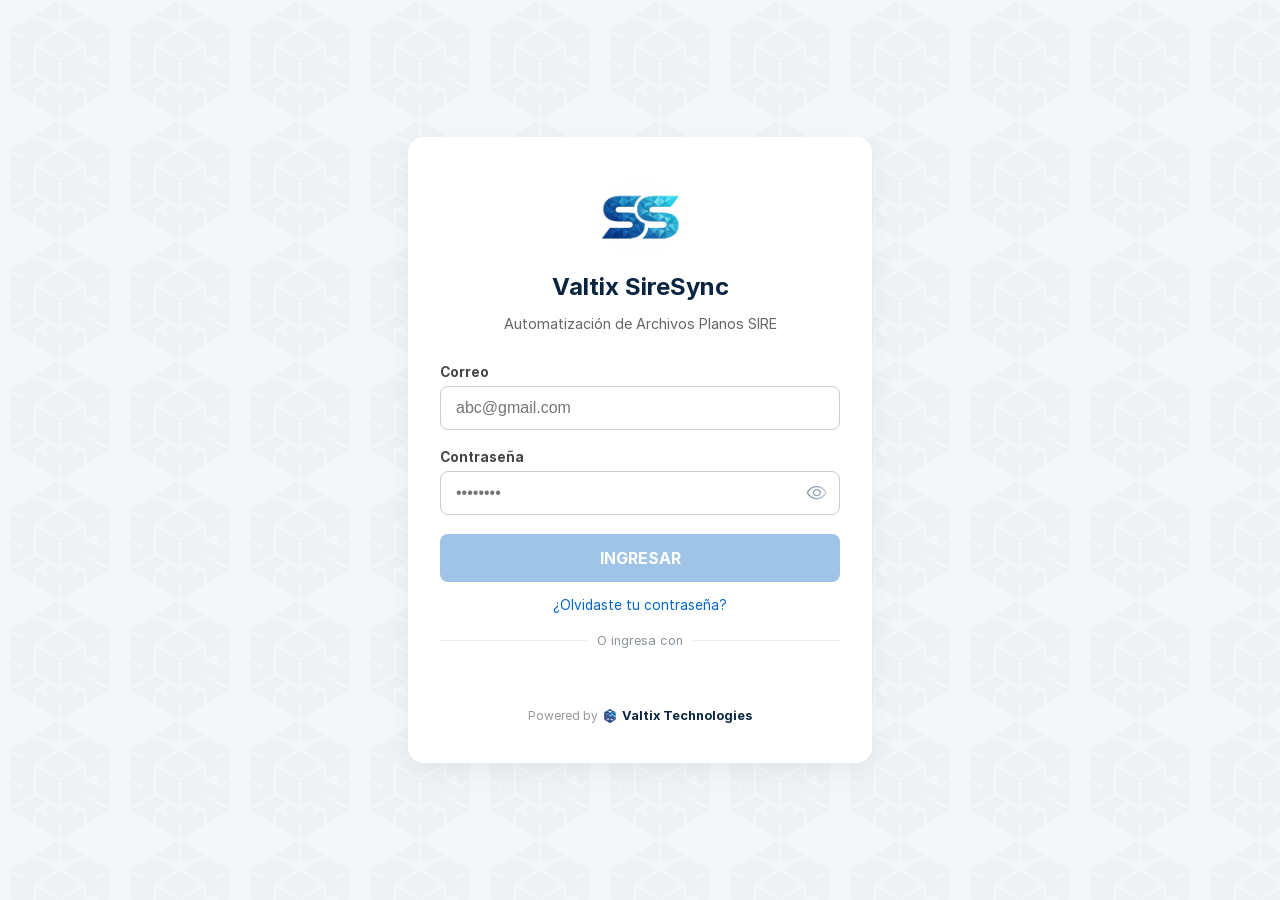
<file: index.html>
<!doctype html>
<html lang="es" data-beasties-container>

<head>
  <meta charset="utf-8">
  <title>SireSync | Automatiza tus archivos planos para el SIRE SUNAT</title>

  <meta name="description" content="La herramienta definitiva para contadores en Perú. Convierte facturas en PDF y compras del extranjero (No Domiciliados) a los archivos planos (.txt) exigidos por el SIRE de SUNAT en segundos usando Inteligencia Artificial.">

  <!-- SEO: Palabras clave pensadas en lo que un contador teclea en Google -->
  <meta name="keywords" content="SIRE SUNAT, conversor txt SIRE, archivos planos SUNAT, compras no domiciliados SIRE, software contable Perú, automatización contable, formato RCE RVE, facturas a txt, SireSync, Valtix Technologies">

  <base href="/">
  <meta name="viewport" content="width=device-width, initial-scale=1">

  <!-- 1. Favicons (Para la pestaña del navegador) -->
  <link rel="apple-touch-icon" sizes="180x180" href="brand/apple-touch-icon.png">
  <link rel="icon" type="image/png" sizes="32x32" href="brand/favicon-32x32.png">
  <link rel="icon" type="image/png" sizes="16x16" href="brand/favicon-16x16.png">
  <link rel="manifest" href="brand/site.webmanifest">

  <!-- 3. Open Graph (Para que se vea increíble al compartir el link por WhatsApp o LinkedIn) -->
  <meta property="og:type" content="website">
  <meta property="og:url" content="https://siresync.valtixtechnologies.com/">

  <meta property="og:title" content="SireSync | Olvídate del Excel manual para el SIRE">
  <meta property="og:description" content="Convierte tus facturas y operaciones de No Domiciliados a formato .txt sin errores y validados para SUNAT. Prueba la herramienta de ValtixTech.">

  <!-- Sube una imagen de 1200x630px a tu carpeta assets. Pon tu logo brillante sobre un fondo oscuro o corporativo (azul/verde) -->
  <meta property="og:image" content="https://siresync.valtixtechnologies.com/brand/siresync-social-preview.png">
  <meta property="og:image:alt" content="SireSync - Conversor Automático para SIRE SUNAT">

  <!-- Theme color para la barra de navegación en celulares (usa el color primario de tu marca, ej. un azul tech) -->
  <meta name="theme-color" content="#063d96">

  <!-- Script de culqi -->
  <script src="js/v4.js"></script>
<style>:root{--font-ui:"Inter", sans-serif;--font-code:"JetBrains Mono", monospace;--vtx-primary:#0a2540;--vtx-action:#0066cc}html,body{margin:0;padding:0;box-sizing:border-box;overflow-x:hidden}body{font-family:var(--font-ui);background-color:#f4f7f9}@font-face{font-family:Inter;src:url(/fonts/Inter-Regular.woff2) format("woff2");font-weight:400;font-style:normal;font-display:swap}@font-face{font-family:Inter;src:url(/fonts/Inter-Bold.woff2) format("woff2");font-weight:700;font-style:normal;font-display:swap}@font-face{font-family:JetBrains Mono;src:url(/fonts/JetBrainsMono-Regular.woff2) format("woff2");font-weight:400;font-style:normal;font-display:swap}:root{--font-ui:"Inter", sans-serif;--font-code:"JetBrains Mono", monospace}body{margin:0;padding:0;font-family:var(--font-ui);background-color:#f4f7f9;position:relative;min-height:100vh;z-index:0}body:before{content:"";position:fixed;inset:0;z-index:-1;-webkit-mask-image:url(/brand/valtix-logo.svg);mask-image:url(/brand/valtix-logo.svg);-webkit-mask-size:120px 120px;mask-size:120px 120px;-webkit-mask-repeat:repeat;mask-repeat:repeat;background-color:#0a2540;opacity:.02}body{font-family:var(--font-ui)}</style><link rel="stylesheet" href="styles-OUAPPQWT.css" media="print" onload="this.media='all'"><noscript><link rel="stylesheet" href="styles-OUAPPQWT.css"></noscript></head>

<body>
  <app-root></app-root>
<script src="main-Q472YAQM.js" type="module"></script></body>

</html>
</file>
